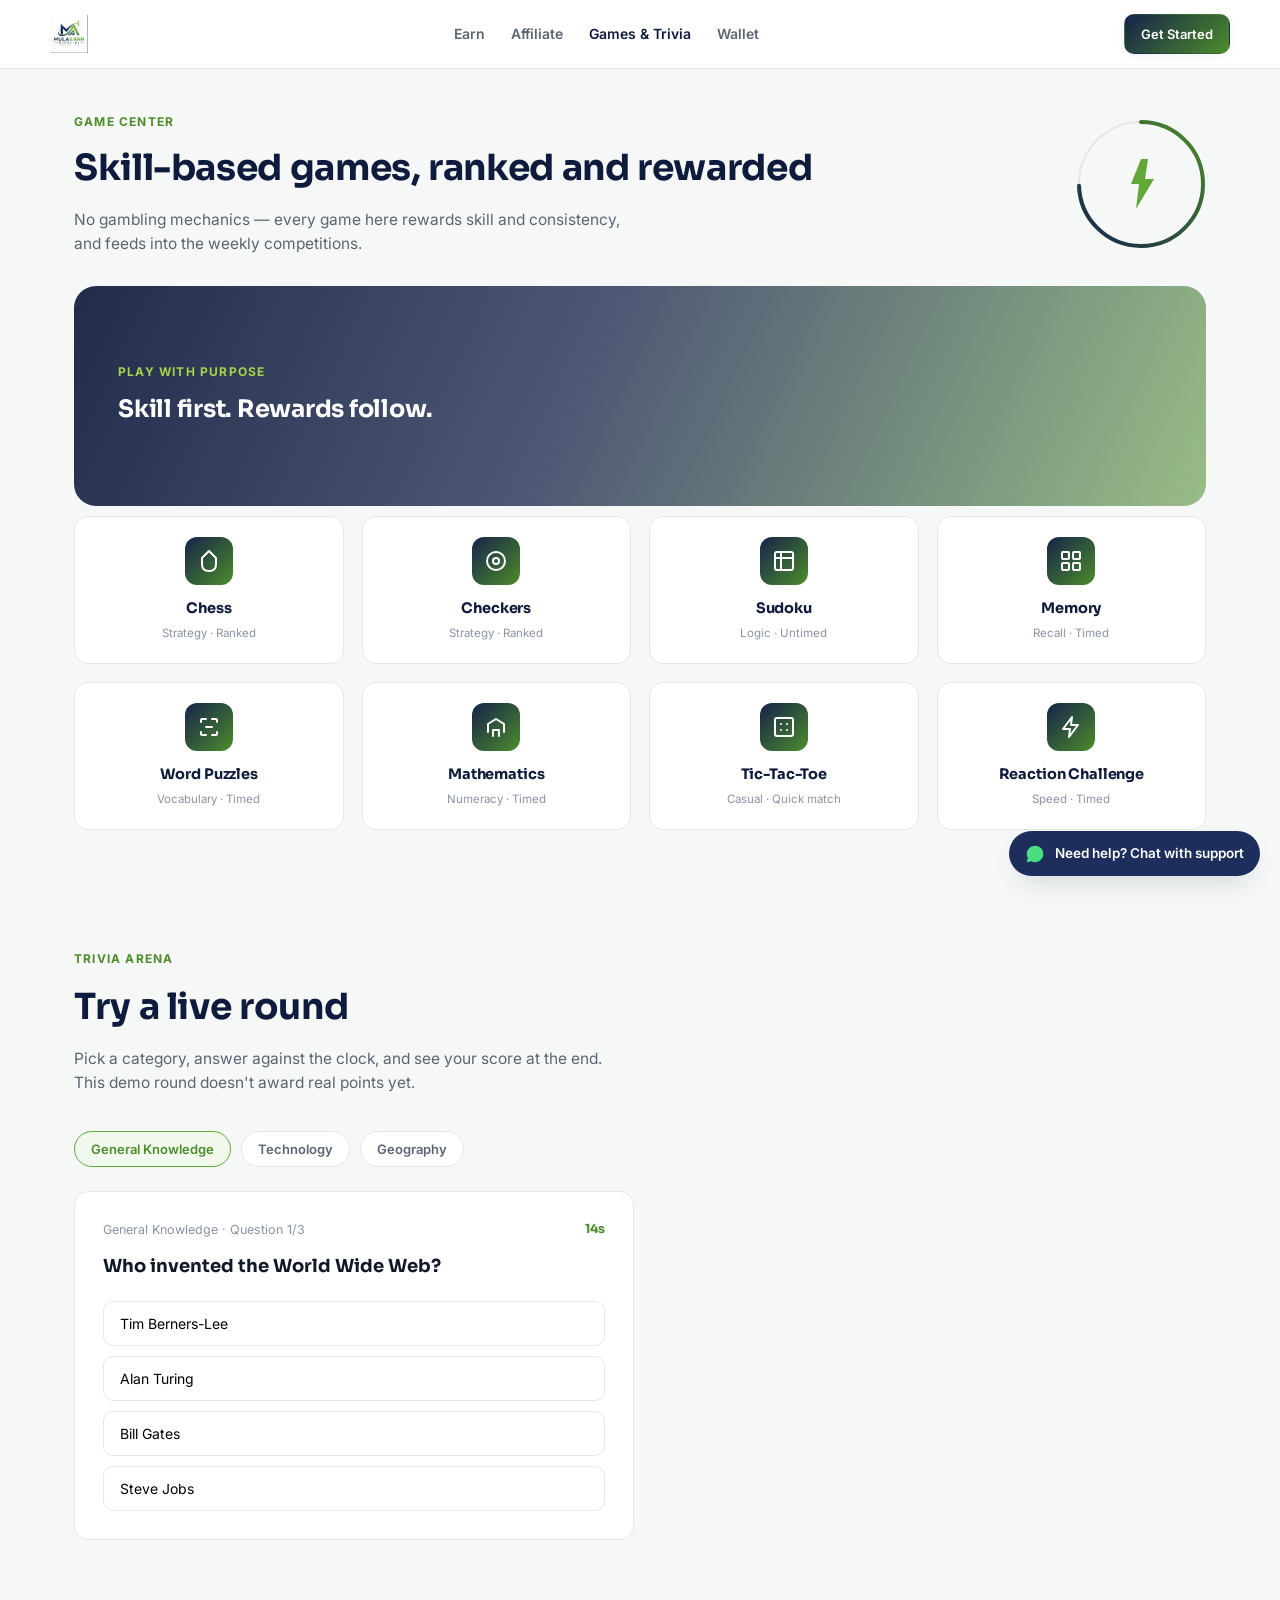
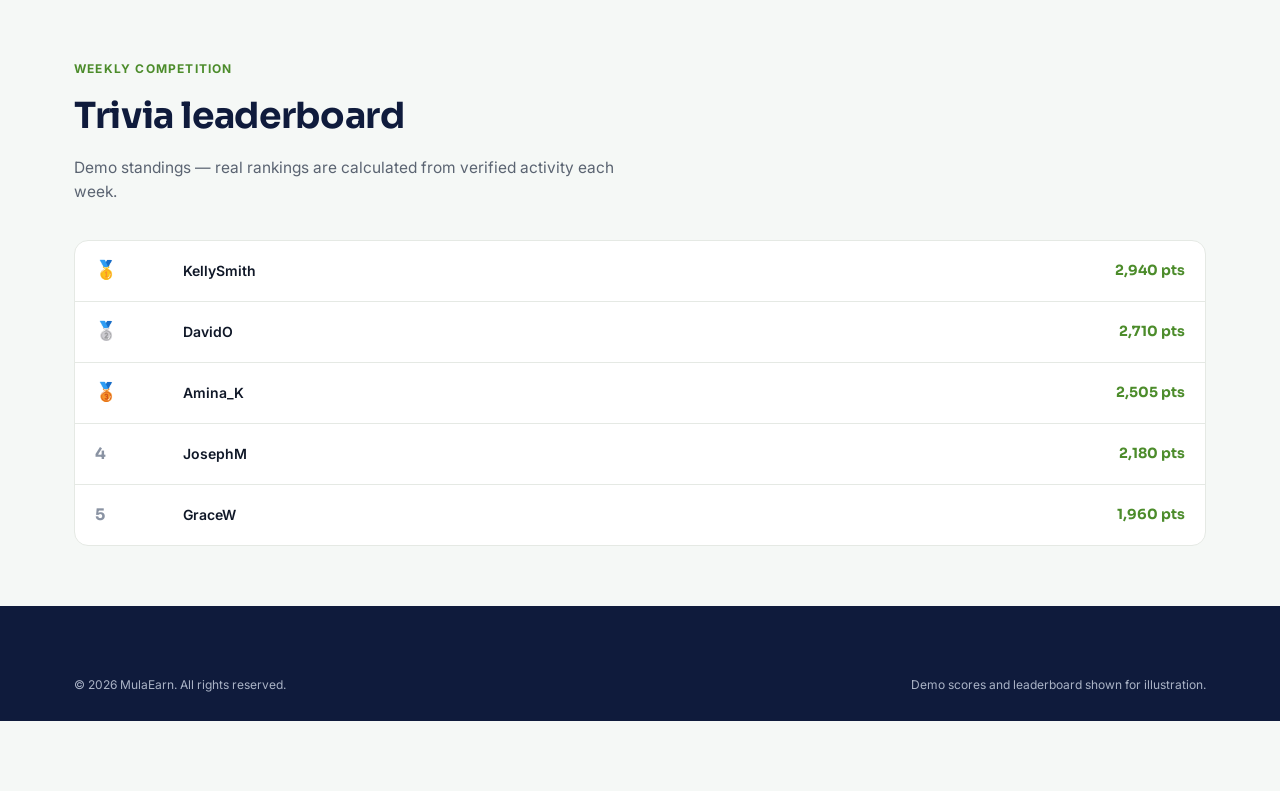
<file: public/games.html>
<!DOCTYPE html>
<html lang="en">
<head>
<meta charset="UTF-8">
<meta name="viewport" content="width=device-width, initial-scale=1.0">
<title>Games &amp; Trivia — MulaEarn</title>
<meta name="description" content="Play skill-based games, take timed trivia quizzes, and climb the MulaEarn leaderboard.">
<link rel="preconnect" href="https://fonts.googleapis.com">
<link rel="preconnect" href="https://fonts.gstatic.com" crossorigin>
<link href="https://fonts.googleapis.com/css2?family=Sora:wght@600;700&family=Inter:wght@400;500;600;700&display=swap" rel="stylesheet">
<link rel="icon" type="image/png" href="[data-uri]">
<link rel="stylesheet" href="assets/styles.css">
</head>
<body>

<header class="site">
  <div class="wrap nav">
    <a href="index.html" class="brand"><img src="[data-uri]" alt="MulaEarn logo"></a>
    <nav class="nav-links">
      <a href="index.html#earn">Earn</a>
      <a href="affiliate.html">Affiliate</a>
      <a href="games.html" style="color:var(--navy-900);">Games &amp; Trivia</a>
      <a href="dashboard.html">Wallet</a>
    </nav>
    <div class="nav-cta">
      <a href="register.html" class="btn btn-primary btn-sm">Get Started</a>
    </div>
  </div>
</header>

<section class="page-head">
  <div class="wrap" style="display:flex; align-items:center; justify-content:space-between; gap:30px; flex-wrap:wrap;">
    <div>
      <div class="section-tag">Game center</div>
      <h2 class="display">Skill-based games, ranked and rewarded</h2>
      <p class="section-sub">No gambling mechanics — every game here rewards skill and consistency, and feeds into the weekly competitions.</p>
    </div>
    <svg width="130" height="130" viewBox="0 0 130 130" style="flex-shrink:0;">
      <circle cx="65" cy="65" r="62" fill="none" stroke="var(--line)" stroke-width="2"/>
      <circle cx="65" cy="65" r="62" fill="none" stroke="url(#gGrad)" stroke-width="4" stroke-dasharray="290 390" stroke-linecap="round" transform="rotate(-90 65 65)"/>
      <defs><linearGradient id="gGrad" x1="0" y1="0" x2="1" y2="1"><stop offset="0%" stop-color="#16234A"/><stop offset="100%" stop-color="#4C8C2B"/></linearGradient></defs>
      <path d="M65 40 55 65h8l-3 25 18-30h-9l3-20Z" fill="var(--green-500)"/>
    </svg>
  </div>
</section>

<div class="wrap" style="padding-top:20px;">
  <div class="photo-band" style="min-height:220px; background-image:url('https://picsum.photos/seed/mulaearn-strategy/1200/400');">
    <div class="photo-band-inner" style="max-width:100%;">
      <div class="section-tag">Play with purpose</div>
      <h2 class="display" style="font-size:24px;">Skill first. Rewards follow.</h2>
    </div>
  </div>
</div>

<section style="padding-top:10px;">
  <div class="wrap">
    <div class="games-grid">

      <div class="game-card">
        <div class="game-icon"><svg viewBox="0 0 24 24" fill="none" stroke-linecap="round" stroke-linejoin="round" stroke-width="2"><path d="M12 2 5 9v6c0 5 3 7 7 7s7-2 7-7V9l-7-7Z"/></svg></div>
        <h4>Chess</h4>
        <div class="game-meta">Strategy · Ranked</div>
      </div>
      <div class="game-card">
        <div class="game-icon"><svg viewBox="0 0 24 24" fill="none" stroke-linecap="round" stroke-linejoin="round" stroke-width="2"><circle cx="12" cy="12" r="9"/><circle cx="12" cy="12" r="3"/></svg></div>
        <h4>Checkers</h4>
        <div class="game-meta">Strategy · Ranked</div>
      </div>
      <div class="game-card">
        <div class="game-icon"><svg viewBox="0 0 24 24" fill="none" stroke-linecap="round" stroke-linejoin="round" stroke-width="2"><rect x="3" y="3" width="18" height="18" rx="2"/><path d="M3 9h18M9 3v18"/></svg></div>
        <h4>Sudoku</h4>
        <div class="game-meta">Logic · Untimed</div>
      </div>
      <div class="game-card">
        <div class="game-icon"><svg viewBox="0 0 24 24" fill="none" stroke-linecap="round" stroke-linejoin="round" stroke-width="2"><rect x="3" y="3" width="7" height="7" rx="1"/><rect x="14" y="3" width="7" height="7" rx="1"/><rect x="3" y="14" width="7" height="7" rx="1"/><rect x="14" y="14" width="7" height="7" rx="1"/></svg></div>
        <h4>Memory</h4>
        <div class="game-meta">Recall · Timed</div>
      </div>
      <div class="game-card">
        <div class="game-icon"><svg viewBox="0 0 24 24" fill="none" stroke-linecap="round" stroke-linejoin="round" stroke-width="2"><path d="M4 7V5a1 1 0 0 1 1-1h4M4 17v2a1 1 0 0 0 1 1h4M20 7V5a1 1 0 0 0-1-1h-4M20 17v2a1 1 0 0 1-1 1h-4"/><path d="M9 12h6"/></svg></div>
        <h4>Word Puzzles</h4>
        <div class="game-meta">Vocabulary · Timed</div>
      </div>
      <div class="game-card">
        <div class="game-icon"><svg viewBox="0 0 24 24" fill="none" stroke-linecap="round" stroke-linejoin="round" stroke-width="2"><path d="M4 17V9l8-5 8 5v8"/><path d="M9 21v-6h6v6"/></svg></div>
        <h4>Mathematics</h4>
        <div class="game-meta">Numeracy · Timed</div>
      </div>
      <div class="game-card">
        <div class="game-icon"><svg viewBox="0 0 24 24" fill="none" stroke-linecap="round" stroke-linejoin="round" stroke-width="2"><rect x="3" y="3" width="18" height="18" rx="2"/><path d="M9 9h.01M15 9h.01M15 15h.01M9 15h.01"/></svg></div>
        <h4>Tic-Tac-Toe</h4>
        <div class="game-meta">Casual · Quick match</div>
      </div>
      <div class="game-card">
        <div class="game-icon"><svg viewBox="0 0 24 24" fill="none" stroke-linecap="round" stroke-linejoin="round" stroke-width="2"><path d="M13 2 4 14h7l-1 8 9-12h-7l1-8Z"/></svg></div>
        <h4>Reaction Challenge</h4>
        <div class="game-meta">Speed · Timed</div>
      </div>

    </div>
  </div>
</section>

<section id="trivia" style="background:var(--bg);">
  <div class="wrap">
    <div class="section-head">
      <div class="section-tag">Trivia arena</div>
      <h2 class="display">Try a live round</h2>
      <p class="section-sub">Pick a category, answer against the clock, and see your score at the end. This demo round doesn't award real points yet.</p>
    </div>

    <div class="trivia-cats" id="triviaCats">
      <button class="active" data-cat="General Knowledge">General Knowledge</button>
      <button data-cat="Technology">Technology</button>
      <button data-cat="Geography">Geography</button>
    </div>

    <div class="quiz-panel" id="quizPanel"></div>
  </div>
</section>

<section>
  <div class="wrap">
    <div class="section-head">
      <div class="section-tag">Weekly competition</div>
      <h2 class="display">Trivia leaderboard</h2>
      <p class="section-sub">Demo standings — real rankings are calculated from verified activity each week.</p>
    </div>
    <div class="leaderboard-list">
      <div class="lb-row top1"><span class="lb-rank">🥇</span><div class="avatar-photo" style="width:32px;height:32px;background-image:url('https://picsum.photos/seed/kellysmith/80/80');"></div><span class="lb-name">KellySmith</span><span class="lb-points">2,940 pts</span></div>
      <div class="lb-row top2"><span class="lb-rank">🥈</span><div class="avatar-photo" style="width:32px;height:32px;background-image:url('https://picsum.photos/seed/davido/80/80');"></div><span class="lb-name">DavidO</span><span class="lb-points">2,710 pts</span></div>
      <div class="lb-row top3"><span class="lb-rank">🥉</span><div class="avatar-photo" style="width:32px;height:32px;background-image:url('https://picsum.photos/seed/aminak/80/80');"></div><span class="lb-name">Amina_K</span><span class="lb-points">2,505 pts</span></div>
      <div class="lb-row"><span class="lb-rank">4</span><div class="avatar-photo" style="width:32px;height:32px;background-image:url('https://picsum.photos/seed/josephm/80/80');"></div><span class="lb-name">JosephM</span><span class="lb-points">2,180 pts</span></div>
      <div class="lb-row"><span class="lb-rank">5</span><div class="avatar-photo" style="width:32px;height:32px;background-image:url('https://picsum.photos/seed/gracew/80/80');"></div><span class="lb-name">GraceW</span><span class="lb-points">1,960 pts</span></div>
    </div>
  </div>
</section>

<footer class="site">
  <div class="wrap foot-bottom" style="border-top:none; margin-top:0;">
    <span>© 2026 MulaEarn. All rights reserved.</span>
    <span>Demo scores and leaderboard shown for illustration.</span>
  </div>
</footer>

<a class="wa-float" href="https://wa.me/254794806248?text=Hello%20Mulaearn%20Support%2C%20I%20need%20help." target="_blank" rel="noopener">
  <svg viewBox="0 0 24 24"><path d="M12.04 2C6.58 2 2.13 6.45 2.13 11.91c0 1.75.46 3.39 1.26 4.81L2 22l5.42-1.36a9.9 9.9 0 0 0 4.62 1.15h.01c5.46 0 9.9-4.45 9.9-9.91 0-2.65-1.03-5.14-2.9-7.01A9.87 9.87 0 0 0 12.04 2Z"/></svg>
  <span>Need help? Chat with support</span>
</a>

<nav class="bottom-nav">
  <div class="wrap">
    <a href="index.html"><svg viewBox="0 0 24 24" fill="none" stroke="currentColor" stroke-width="2"><path d="M3 11l9-8 9 8"/><path d="M5 10v10h14V10"/></svg>Home</a>
    <a href="index.html#earn"><svg viewBox="0 0 24 24" fill="none" stroke="currentColor" stroke-width="2"><circle cx="12" cy="12" r="9"/><path d="M12 7v5l3 3"/></svg>Earn</a>
    <a href="games.html" class="active"><svg viewBox="0 0 24 24" fill="none" stroke="currentColor" stroke-width="2"><path d="M8 21h8M12 17v4M7 4h10v4a5 5 0 0 1-10 0V4Z"/></svg>Compete</a>
    <a href="dashboard.html"><svg viewBox="0 0 24 24" fill="none" stroke="currentColor" stroke-width="2"><rect x="2" y="6" width="20" height="12" rx="2"/><path d="M2 10h20"/></svg>Wallet</a>
    <a href="register.html"><svg viewBox="0 0 24 24" fill="none" stroke="currentColor" stroke-width="2"><circle cx="12" cy="8" r="4"/><path d="M4 21v-1a8 8 0 0 1 16 0v1"/></svg>Profile</a>
  </div>
</nav>

<div class="toast" id="toast"></div>
<script src="assets/api.js"></script>
<script src="assets/app.js"></script>
</body>
</html>
</file>
<file: public/assets/styles.css>
/* ===================== MulaEarn — shared styles ===================== */
:root{
  --navy-900:#0F1B3C;
  --navy-700:#16234A;
  --navy-600:#1E2E5C;
  --navy-500:#33447A;
  --green-600:#4C8C2B;
  --green-500:#63A836;
  --green-400:#7CC142;
  --green-300:#A8D24A;
  --bg:#F5F8F6;
  --surface:#FFFFFF;
  --ink:#101828;
  --ink-soft:#5B6472;
  --ink-faint:#8A93A3;
  --line:#E5E9E4;
  --danger:#C0402C;
  --radius:14px;
  --disp:'Sora', sans-serif;
  --body:'Inter', sans-serif;
  --shadow-sm: 0 2px 8px rgba(15,27,60,0.06);
  --shadow-md: 0 12px 30px -12px rgba(15,27,60,0.22);
  --brand-gradient: linear-gradient(135deg, var(--navy-700) 0%, var(--green-600) 100%);
}
*{box-sizing:border-box; margin:0; padding:0;}
html{scroll-behavior:smooth;}
body{
  background:var(--bg); color:var(--ink); font-family:var(--body);
  line-height:1.55; -webkit-font-smoothing:antialiased; padding-bottom:70px;
}
img,svg{display:block; max-width:100%;}
a{color:inherit; text-decoration:none;}
ul{list-style:none;}
button{font-family:inherit; cursor:pointer;}
:focus-visible{outline:2px solid var(--green-500); outline-offset:2px;}
.wrap{max-width:1180px; margin:0 auto; padding:0 24px;}
h1,h2,h3,h4{font-family:var(--disp); color:var(--navy-900); letter-spacing:-0.01em;}
@media (prefers-reduced-motion: reduce){
  *{animation-duration:.01ms !important; animation-iteration-count:1 !important; transition-duration:.01ms !important; scroll-behavior:auto !important;}
}

/* ---------- buttons ---------- */
.btn{
  display:inline-flex; align-items:center; justify-content:center; gap:8px;
  font-weight:600; font-size:14.5px; padding:13px 22px; border-radius:10px;
  border:1px solid transparent; transition:transform .15s ease, box-shadow .15s ease, background .15s ease;
}
.btn:hover{ transform:translateY(-1px); }
.btn-primary{ background:var(--brand-gradient); color:#fff; box-shadow:var(--shadow-sm); }
.btn-primary:hover{ box-shadow:0 10px 20px -8px rgba(76,140,43,0.45); }
.btn-outline{ background:#fff; color:var(--navy-700); border-color:var(--line); }
.btn-outline:hover{ border-color:var(--navy-500); }
.btn-light{ background:rgba(255,255,255,0.14); color:#fff; border-color:rgba(255,255,255,0.35); }
.btn-light:hover{ background:rgba(255,255,255,0.22); }
.btn-sm{ padding:9px 16px; font-size:13px; }
.btn-block{ width:100%; }

/* ---------- header / nav ---------- */
header.site{
  position:sticky; top:0; z-index:60; background:rgba(255,255,255,0.94); backdrop-filter:blur(8px);
  border-bottom:1px solid var(--line);
}
.nav{ display:flex; align-items:center; justify-content:space-between; padding:14px 0; }
.brand{ display:flex; align-items:center; gap:10px; }
.brand img{ height:38px; width:auto; }
.nav-links{ display:flex; gap:26px; font-size:14px; font-weight:600; color:var(--ink-soft); }
.nav-links a:hover{ color:var(--navy-700); }
.nav-cta{ display:flex; gap:10px; align-items:center; }
.nav-toggle{ display:none; background:none; border:none; font-size:22px; color:var(--navy-700); }
@media (max-width:960px){
  .nav-links{ display:none; }
  .nav-cta .btn-outline{ display:none; }
}

/* ---------- mobile bottom nav ---------- */
.bottom-nav{
  position:fixed; left:0; right:0; bottom:0; z-index:70; display:none;
  background:#fff; border-top:1px solid var(--line); padding:8px 6px 10px;
  box-shadow:0 -6px 20px rgba(15,27,60,0.08);
}
.bottom-nav .wrap{ display:flex; justify-content:space-between; padding:0 6px; }
.bottom-nav a{
  display:flex; flex-direction:column; align-items:center; gap:3px; font-size:11px; font-weight:600;
  color:var(--ink-faint); flex:1;
}
.bottom-nav a.active, .bottom-nav a:hover{ color:var(--green-600); }
.bottom-nav svg{ width:20px; height:20px; }
@media (max-width:720px){
  .bottom-nav{ display:block; }
  body{ padding-bottom:78px; }
}

/* ---------- whatsapp floating button ---------- */
.wa-float{
  position:fixed; right:20px; bottom:96px; z-index:80;
  display:flex; align-items:center; gap:10px; background:#1E2E5C; color:#fff;
  padding:12px 16px; border-radius:999px; box-shadow:var(--shadow-md);
  font-size:13.5px; font-weight:600; transition:transform .15s ease;
}
.wa-float:hover{ transform:translateY(-2px); }
.wa-float svg{ width:20px; height:20px; fill:#4ADE80; }
@media (max-width:720px){ .wa-float{ bottom:88px; right:14px; padding:12px; } .wa-float span{ display:none; } }
@media (min-width:721px){ .wa-float{ bottom:24px; } }

/* ---------- hero ---------- */
.hero{ padding:64px 0 40px; overflow:hidden; position:relative; }
.hero-grid{ display:grid; grid-template-columns:1.05fr 0.95fr; gap:50px; align-items:center; }
.eyebrow{
  font-size:12.5px; font-weight:700; letter-spacing:.08em; text-transform:uppercase; color:var(--green-600);
  display:flex; align-items:center; gap:8px; margin-bottom:16px;
}
.eyebrow::before{ content:''; width:20px; height:2px; background:var(--green-500); border-radius:2px; }
h1.display{ font-size:clamp(34px,4.6vw,54px); font-weight:700; line-height:1.06; }
h1.display span{ background:var(--brand-gradient); -webkit-background-clip:text; background-clip:text; color:transparent; }
.hero-sub{ margin-top:20px; font-size:17px; color:var(--ink-soft); max-width:48ch; }
.hero-actions{ display:flex; gap:12px; margin-top:30px; flex-wrap:wrap; }
.hero-trust{ display:flex; gap:30px; margin-top:36px; flex-wrap:wrap; }
.trust-num{ font-family:var(--disp); font-size:20px; font-weight:700; color:var(--navy-900); }
.trust-label{ font-size:12px; color:var(--ink-faint); text-transform:uppercase; letter-spacing:.05em; }

/* hero dashboard mock */
.dash-mock{
  background:var(--navy-900); border-radius:20px; padding:24px; box-shadow:var(--shadow-md); color:#fff; position:relative;
}
.dash-mock::before{
  content:''; position:absolute; inset:0; border-radius:20px; padding:1px;
  background:linear-gradient(135deg, rgba(124,193,66,.5), transparent 40%);
  -webkit-mask:linear-gradient(#000 0 0) content-box, linear-gradient(#000 0 0);
  -webkit-mask-composite:xor; mask-composite:exclude; pointer-events:none;
}
.dash-top{ display:flex; justify-content:space-between; align-items:center; }
.dash-top .label{ font-size:12px; color:#AAB3C6; }
.dash-balance{ font-family:var(--disp); font-size:32px; font-weight:700; margin-top:6px; }
.dash-chip{ background:rgba(124,193,66,.18); color:#A8D24A; font-size:11.5px; font-weight:700; padding:5px 10px; border-radius:20px; }
.dash-bars{ display:flex; align-items:flex-end; gap:8px; height:80px; margin-top:26px; }
.dash-bars i{ flex:1; background:linear-gradient(180deg, var(--green-400), var(--green-600)); border-radius:5px 5px 2px 2px; }
.dash-stats{ display:grid; grid-template-columns:1fr 1fr 1fr; gap:10px; margin-top:22px; }
.dash-stat{ background:rgba(255,255,255,0.06); border-radius:10px; padding:12px; }
.dash-stat b{ display:block; font-family:var(--disp); font-size:16px; }
.dash-stat span{ font-size:10.5px; color:#AAB3C6; text-transform:uppercase; letter-spacing:.05em; }
@media (max-width:900px){ .hero-grid{ grid-template-columns:1fr; } }

/* ---------- sections ---------- */
section{ padding:60px 0; }
.section-head{ max-width:640px; margin-bottom:36px; }
.section-tag{ font-size:12px; font-weight:700; color:var(--green-600); text-transform:uppercase; letter-spacing:.1em; margin-bottom:10px; }
h2.display{ font-size:clamp(26px,3.2vw,36px); font-weight:700; }
.section-sub{ margin-top:12px; color:var(--ink-soft); font-size:15.5px; max-width:56ch; }

/* ---------- earn cards ---------- */
.earn-grid{ display:grid; grid-template-columns:repeat(4,1fr); gap:18px; }
.earn-card{
  background:var(--surface); border:1px solid var(--line); border-radius:var(--radius); padding:22px;
  transition:transform .15s ease, box-shadow .15s ease, border-color .15s ease;
}
.earn-card:hover{ transform:translateY(-3px); box-shadow:var(--shadow-sm); border-color:var(--green-400); }
.earn-icon{
  width:42px; height:42px; border-radius:10px; background:var(--brand-gradient);
  display:flex; align-items:center; justify-content:center; margin-bottom:14px;
}
.earn-icon svg{ width:22px; height:22px; stroke:#fff; }
.earn-card h3{ font-size:16px; }
.earn-card p{ font-size:13.5px; color:var(--ink-soft); margin-top:6px; }
.earn-card .learn{ font-size:13px; font-weight:700; color:var(--green-600); margin-top:14px; display:inline-block; }
@media (max-width:960px){ .earn-grid{ grid-template-columns:repeat(2,1fr); } }
@media (max-width:560px){ .earn-grid{ grid-template-columns:1fr; } }

/* ---------- steps ---------- */
.steps{ display:grid; grid-template-columns:repeat(3,1fr); gap:24px; position:relative; }
.step{ background:var(--surface); border:1px solid var(--line); border-radius:var(--radius); padding:28px; }
.step .num{ font-family:var(--disp); font-weight:700; font-size:14px; color:#fff; background:var(--brand-gradient); width:32px; height:32px; border-radius:9px; display:flex; align-items:center; justify-content:center; }
.step h3{ font-size:17px; margin-top:16px; }
.step p{ font-size:13.5px; color:var(--ink-soft); margin-top:8px; }
@media (max-width:860px){ .steps{ grid-template-columns:1fr; } }

/* ---------- affiliate spotlight ---------- */
.affiliate-band{ background:var(--navy-900); color:#fff; }
.affiliate-band .section-sub{ color:#AAB3C6; }
.aff-grid{ display:grid; grid-template-columns:1fr 1fr; gap:50px; align-items:center; }
.aff-stats{ display:grid; grid-template-columns:1fr 1fr; gap:14px; margin-top:26px; }
.aff-stat{ background:rgba(255,255,255,0.06); border:1px solid rgba(255,255,255,0.1); border-radius:12px; padding:16px; }
.aff-stat b{ font-family:var(--disp); font-size:20px; display:block; color:var(--green-300); }
.aff-stat span{ font-size:12px; color:#AAB3C6; }
@media (max-width:900px){ .aff-grid{ grid-template-columns:1fr; } }

/* ---------- global map ---------- */
.globe-wrap{ text-align:center; }
.country-chips{ display:flex; flex-wrap:wrap; gap:10px; justify-content:center; margin-top:30px; }
.chip{ background:var(--surface); border:1px solid var(--line); border-radius:20px; padding:8px 16px; font-size:13px; font-weight:600; color:var(--ink-soft); }

/* ---------- transparency ---------- */
.transparency{ background:var(--bg); }
.transparency-grid{ display:grid; grid-template-columns:repeat(3,1fr); gap:20px; }
.tcard{ background:var(--surface); border:1px solid var(--line); border-radius:var(--radius); padding:22px; }
.tcard h4{ font-size:15px; }
.tcard p{ font-size:13.5px; color:var(--ink-soft); margin-top:8px; }
@media (max-width:860px){ .transparency-grid{ grid-template-columns:1fr; } }

/* ---------- final cta ---------- */
.cta-band{ background:var(--brand-gradient); color:#fff; text-align:center; padding:70px 0; }
.cta-band h2{ color:#fff; }
.cta-band .section-sub{ color:rgba(255,255,255,0.85); margin-left:auto; margin-right:auto; }
.cta-actions{ display:flex; justify-content:center; gap:12px; margin-top:26px; flex-wrap:wrap; }
.btn-white{ background:#fff; color:var(--navy-700); font-weight:700; }

/* ---------- footer ---------- */
footer.site{ background:var(--navy-900); color:#AAB3C6; padding:50px 0 26px; }
.foot-grid{ display:grid; grid-template-columns:1.4fr 1fr 1fr 1fr; gap:34px; }
.foot-brand{ display:flex; align-items:center; gap:8px; }
.foot-brand img{ height:30px; filter:brightness(0) invert(1); }
.foot-tag{ font-size:13px; margin-top:10px; color:#7C87A0; }
.foot-col h4{ font-size:12px; text-transform:uppercase; letter-spacing:.08em; color:#7C87A0; margin-bottom:12px; }
.foot-col a{ display:block; font-size:13.5px; margin-bottom:9px; color:#C5CBDA; }
.foot-col a:hover{ color:var(--green-400); }
.foot-bottom{ margin-top:38px; padding-top:20px; border-top:1px solid rgba(255,255,255,0.08); font-size:12px; display:flex; justify-content:space-between; flex-wrap:wrap; gap:10px; }
.foot-badges{ display:flex; gap:16px; }
@media (max-width:760px){ .foot-grid{ grid-template-columns:1fr 1fr; } }

/* ---------- generic page header (register / affiliate) ---------- */
.page-head{ padding:44px 0 10px; }
.page-head .section-tag{ margin-bottom:8px; }

/* ---------- registration ---------- */
.register-wrap{
  max-width:460px; margin:0 auto; padding:20px 0 70px;
  --teal-400:#2dd4bf; --teal-500:#14b8a6; --teal-600:#0d9488;
  --teal-gradient: linear-gradient(135deg, var(--teal-400), var(--teal-600));
}
.register-head{ text-align:center; margin-bottom:26px; }
.register-head h1{ font-family:var(--disp); font-size:26px; font-weight:700; color:var(--ink); }
.register-head p{ font-size:15px; color:var(--ink-faint); margin-top:8px; line-height:1.5; }
.ref-card{
  background:#F5F6F7; border:none; border-radius:12px; padding:16px 18px;
  text-align:center; margin-bottom:22px;
}
.ref-card .rtext{ font-size:15px; color:var(--green-600); font-weight:600; }
.ref-card .rtext b{ font-family:var(--disp); font-weight:700; }
.reg-card{ background:var(--surface); border:none; padding:0; box-shadow:none; }
.field{ margin-bottom:18px; }
.field label{ font-size:14.5px; font-weight:700; display:block; margin-bottom:8px; color:var(--ink); }
.field label .req{ color:#E0554A; }
.field input, .field select{
  width:100%; padding:14px 16px; border-radius:12px; border:1px solid var(--line); font-size:15px;
  font-family:var(--body); background:#fff; transition:border-color .15s ease, box-shadow .15s ease;
}
.field input::placeholder{ color:#B3B9C4; }
.field input:focus, .field select:focus{
  border-color:var(--teal-400); outline:none; box-shadow:0 0 0 3px rgba(45,212,191,0.22);
}
.phone-row{ display:flex; gap:0; border-radius:12px; overflow:hidden; border:1px solid var(--line); }
.phone-row select{
  max-width:130px; border:none; border-right:1px solid var(--line); border-radius:0;
  background:#F5F6F7; font-weight:600;
}
.phone-row input{ border:none; border-radius:0; flex:1; }
.phone-row:focus-within{ border-color:var(--teal-400); box-shadow:0 0 0 3px rgba(45,212,191,0.22); }
.phone-row select:focus, .phone-row input:focus{ box-shadow:none; }
.check-row{ display:flex; align-items:flex-start; gap:10px; font-size:14px; color:var(--ink-soft); margin:20px 0 22px; line-height:1.5; }
.check-row input{
  margin-top:3px; width:20px; height:20px; accent-color:var(--teal-500); flex-shrink:0; cursor:pointer;
}
.check-row a{ color:var(--teal-600); font-weight:600; text-decoration:underline; }
.form-note{ font-size:12px; color:var(--ink-faint); margin-top:16px; text-align:center; }
.flash{ padding:13px 16px; border-radius:10px; font-size:13.5px; font-weight:600; }
.flash.error{ background:#FBEAE7; color:#C0402C; }
.flash.success{ background:#E7F4E0; color:var(--green-600); }
[data-auth]{ display:none; }
.refresh-indicator{ display:flex; align-items:center; gap:6px; font-size:12px; color:var(--ink-faint); }
.refresh-dot{ width:7px; height:7px; border-radius:50%; background:var(--green-500); animation:refreshPulse 2s ease-in-out infinite; }
@keyframes refreshPulse{ 0%,100%{ opacity:.4; } 50%{ opacity:1; } }
.field-error{ color:#C0402C; font-size:12.5px; margin-top:6px; }
.login-hint{ text-align:center; font-size:14.5px; color:var(--ink-soft); margin-top:22px; }
.login-hint a{ color:var(--teal-600); font-weight:700; }
.register-wrap .btn-primary{
  background:var(--teal-gradient); color:#0B2B22; font-weight:700; font-size:16px;
  padding:16px 22px; border-radius:12px; box-shadow:0 14px 28px -12px rgba(20,184,166,0.55);
}
.register-wrap .btn-primary:hover{ box-shadow:0 16px 32px -10px rgba(20,184,166,0.65); }
.toast{
  position:fixed; left:50%; bottom:100px; transform:translate(-50%,20px); background:var(--navy-900); color:#fff;
  padding:13px 20px; border-radius:10px; font-size:13.5px; opacity:0; pointer-events:none;
  transition:all .25s ease; box-shadow:var(--shadow-md); z-index:100; max-width:90vw; text-align:center;
}
.toast.show{ opacity:1; transform:translate(-50%,0); }

/* ---------- dashboard / wallet page ---------- */
.greet-band{ background:var(--navy-900); color:#fff; padding:44px 0 70px; }
.greet-top{ display:flex; justify-content:space-between; align-items:flex-start; flex-wrap:wrap; gap:20px; }
.greet-top h2{ color:#fff; font-size:24px; }
.greet-top p{ color:#AAB3C6; font-size:13.5px; margin-top:4px; }
.level-pill{ background:rgba(255,255,255,0.08); border:1px solid rgba(255,255,255,0.15); border-radius:20px; padding:8px 16px; font-size:12.5px; font-weight:600; display:flex; align-items:center; gap:8px; }
.level-pill .dot{ width:8px; height:8px; border-radius:50%; background:var(--green-400); }

.balance-card{
  background:linear-gradient(135deg, rgba(255,255,255,0.08), rgba(255,255,255,0.02));
  border:1px solid rgba(255,255,255,0.12); border-radius:18px; padding:26px 28px; margin-top:26px;
  display:flex; justify-content:space-between; align-items:center; flex-wrap:wrap; gap:20px;
}
.balance-card .label{ font-size:12.5px; color:#AAB3C6; text-transform:uppercase; letter-spacing:.05em; }
.balance-card .amt{ font-family:var(--disp); font-size:36px; font-weight:700; margin-top:6px; }
.balance-actions{ display:flex; gap:10px; flex-wrap:wrap; }

.stat-grid-6{ display:grid; grid-template-columns:repeat(6,1fr); gap:14px; margin-top:-40px; position:relative; z-index:5; }
.stat-card{ background:var(--surface); border:1px solid var(--line); border-radius:12px; padding:16px; box-shadow:var(--shadow-sm); }
.stat-card b{ font-family:var(--disp); font-size:18px; display:block; color:var(--navy-900); }
.stat-card span{ font-size:11px; color:var(--ink-faint); text-transform:uppercase; letter-spacing:.03em; }
@media (max-width:960px){ .stat-grid-6{ grid-template-columns:repeat(3,1fr); } }
@media (max-width:560px){ .stat-grid-6{ grid-template-columns:repeat(2,1fr); } }

.level-card{ background:var(--surface); border:1px solid var(--line); border-radius:var(--radius); padding:22px; }
.level-card-top{ display:flex; justify-content:space-between; align-items:center; }
.progress-track{ background:var(--bg); border-radius:20px; height:10px; margin-top:14px; overflow:hidden; }
.progress-fill{ height:100%; background:var(--brand-gradient); border-radius:20px; }
.progress-note{ font-size:12px; color:var(--ink-faint); margin-top:8px; }

.badge-row{ display:flex; gap:14px; flex-wrap:wrap; margin-top:18px; }
.badge-item{ text-align:center; width:84px; }
.badge-icon{ width:56px; height:56px; border-radius:14px; background:var(--bg); border:1px solid var(--line); display:flex; align-items:center; justify-content:center; margin:0 auto 8px; }
.badge-icon svg{ width:24px; height:24px; stroke:var(--ink-faint); }
.badge-item.earned .badge-icon{ background:var(--brand-gradient); border-color:transparent; }
.badge-item.earned .badge-icon svg{ stroke:#fff; }
.badge-item span{ font-size:11px; color:var(--ink-soft); font-weight:600; }

.tx-table{ width:100%; border-collapse:collapse; margin-top:10px; }
.tx-table th{ text-align:left; font-size:11.5px; text-transform:uppercase; letter-spacing:.05em; color:var(--ink-faint); padding:10px 12px; border-bottom:1px solid var(--line); }
.tx-table td{ padding:13px 12px; font-size:13.5px; border-bottom:1px solid var(--line); color:var(--ink); }
.tx-table tr:last-child td{ border-bottom:none; }
.tx-type{ display:inline-flex; align-items:center; gap:8px; }
.tx-dot{ width:8px; height:8px; border-radius:50%; }
.tx-dot.in{ background:var(--green-500); }
.tx-dot.out{ background:var(--danger); }
.tx-amt.in{ color:var(--green-600); font-weight:700; }
.tx-amt.out{ color:var(--danger); font-weight:700; }
.tx-status{ font-size:11px; font-weight:700; padding:4px 9px; border-radius:20px; }
.tx-status.completed{ background:#E7F4E0; color:var(--green-600); }
.tx-status.pending{ background:#FBEFE1; color:#B5711D; }
.tx-status.failed, .tx-status.cancelled{ background:#FBEAE7; color:#C0402C; }
.table-card{ background:var(--surface); border:1px solid var(--line); border-radius:var(--radius); padding:22px; overflow-x:auto; }

/* ---------- games / trivia hub ---------- */
.games-grid{ display:grid; grid-template-columns:repeat(4,1fr); gap:18px; }
.game-card{ background:var(--surface); border:1px solid var(--line); border-radius:var(--radius); padding:20px; text-align:center; transition:transform .15s ease, box-shadow .15s ease; }
.game-card:hover{ transform:translateY(-3px); box-shadow:var(--shadow-sm); }
.game-icon{ width:48px; height:48px; border-radius:12px; background:var(--brand-gradient); display:flex; align-items:center; justify-content:center; margin:0 auto 12px; }
.game-icon svg{ width:24px; height:24px; stroke:#fff; }
.game-card h4{ font-size:14.5px; }
.game-meta{ font-size:11.5px; color:var(--ink-faint); margin-top:6px; }
@media (max-width:900px){ .games-grid{ grid-template-columns:repeat(2,1fr); } }

.trivia-cats{ display:flex; gap:10px; flex-wrap:wrap; margin-bottom:24px; }
.trivia-cats button{ border:1px solid var(--line); background:#fff; padding:9px 16px; border-radius:20px; font-size:13px; font-weight:600; color:var(--ink-soft); }
.trivia-cats button.active{ border-color:var(--green-500); color:var(--green-600); background:#F1F8ED; }

.quiz-panel{ background:var(--surface); border:1px solid var(--line); border-radius:var(--radius); padding:28px; max-width:560px; }
.quiz-top{ display:flex; justify-content:space-between; align-items:center; font-size:12.5px; color:var(--ink-faint); }
.quiz-timer{ font-family:var(--disp); font-weight:700; color:var(--green-600); }
.quiz-question{ font-family:var(--disp); font-size:18px; margin-top:14px; font-weight:700; }
.quiz-options{ display:grid; gap:10px; margin-top:20px; }
.quiz-option{ text-align:left; border:1px solid var(--line); border-radius:10px; padding:13px 16px; font-size:14px; background:#fff; }
.quiz-option:hover{ border-color:var(--green-400); }
.quiz-option.correct{ border-color:var(--green-500); background:#E7F4E0; color:var(--green-600); font-weight:700; }
.quiz-option.wrong{ border-color:var(--danger); background:#FBEAE7; color:var(--danger); font-weight:700; }
.quiz-result{ text-align:center; padding:20px 0; }
.quiz-result .score{ font-family:var(--disp); font-size:32px; font-weight:700; color:var(--navy-900); margin-top:8px; }

.leaderboard-list{ background:var(--surface); border:1px solid var(--line); border-radius:var(--radius); overflow:hidden; }
.lb-row{ display:flex; align-items:center; gap:14px; padding:14px 20px; border-bottom:1px solid var(--line); }
.lb-row:last-child{ border-bottom:none; }
.lb-rank{ font-family:var(--disp); font-weight:700; width:28px; color:var(--ink-faint); }
.lb-row.top1 .lb-rank, .lb-row.top2 .lb-rank, .lb-row.top3 .lb-rank{ font-size:18px; }
.lb-name{ flex:1; font-weight:600; font-size:14px; }
.lb-points{ font-family:var(--disp); font-weight:700; color:var(--green-600); font-size:14px; }

/* ---------- hero decorative badges ---------- */
.hero-visual{ position:relative; }
.float-badge{
  position:absolute; background:#fff; border:1px solid var(--line); border-radius:12px;
  padding:10px 14px; box-shadow:var(--shadow-md); display:flex; align-items:center; gap:9px;
  font-size:12.5px; font-weight:700; color:var(--navy-900); z-index:2;
}
.float-badge svg{ width:18px; height:18px; }
.float-badge.b1{ top:-18px; left:-22px; }
.float-badge.b2{ bottom:14px; right:-24px; }
.hero-blob{
  position:absolute; width:420px; height:420px; border-radius:50%;
  background:radial-gradient(circle, rgba(124,193,66,0.16), transparent 70%);
  top:-60px; right:-80px; z-index:0; pointer-events:none;
}
@media (max-width:900px){ .float-badge{ display:none; } .hero-blob{ display:none; } }

/* ---------- world map illustration ---------- */
.world-map{ max-width:640px; margin:34px auto 0; opacity:0.92; }
.world-map .land{ fill:var(--paper-dark, #ECE7D8); }
.world-map .dot{ fill:var(--green-500); }
.world-map .dot.pulse{ animation:mapPulse 2.4s ease-in-out infinite; }
.world-map .link{ stroke:var(--green-400); stroke-width:1; stroke-dasharray:3 4; opacity:.6; }
@keyframes mapPulse{ 0%,100%{ opacity:.5; } 50%{ opacity:1; } }

/* ---------- icon accents ---------- */
.tcard{ position:relative; }
.tcard-icon{ width:38px; height:38px; border-radius:10px; background:var(--brand-gradient); display:flex; align-items:center; justify-content:center; margin-bottom:14px; }
.tcard-icon svg{ width:19px; height:19px; stroke:#fff; }

.stat-card{ display:flex; gap:12px; align-items:flex-start; }
.stat-icon{ width:34px; height:34px; border-radius:9px; background:var(--money-tint, #E4EFE3); display:flex; align-items:center; justify-content:center; flex-shrink:0; }
.stat-icon svg{ width:17px; height:17px; stroke:var(--green-600); }
.stat-card .stat-text{ display:flex; flex-direction:column; }

.d-card{ position:relative; padding-left:16px; }
.d-card .d-icon{ width:28px; height:28px; border-radius:8px; background:rgba(124,193,66,0.15); display:flex; align-items:center; justify-content:center; margin-bottom:10px; }
.d-card .d-icon svg{ width:14px; height:14px; stroke:var(--green-400); }

.tx-icon{ width:30px; height:30px; border-radius:8px; display:flex; align-items:center; justify-content:center; flex-shrink:0; }
.tx-icon svg{ width:15px; height:15px; }
.tx-icon.in{ background:var(--money-tint, #E4EFE3); }
.tx-icon.in svg{ stroke:var(--green-600); }
.tx-icon.out{ background:#FBEAE7; }
.tx-icon.out svg{ stroke:var(--danger); }

.campaign-cat-icon{ width:30px; height:30px; border-radius:8px; background:var(--bg); display:flex; align-items:center; justify-content:center; margin-bottom:8px; }
.campaign-cat-icon svg{ width:16px; height:16px; stroke:var(--navy-700); }

/* ---------- photo bands (real imagery, brand duotone overlay) ---------- */
.photo-band{
  position:relative; min-height:280px; border-radius:22px; overflow:hidden;
  display:flex; align-items:center; background-size:cover; background-position:center;
  isolation:isolate;
}
.photo-band::before{
  content:''; position:absolute; inset:0; z-index:0;
  background:linear-gradient(115deg, rgba(15,27,60,0.92) 0%, rgba(22,35,74,0.75) 45%, rgba(76,140,43,0.55) 100%);
}
.photo-band-inner{ position:relative; z-index:1; padding:36px 44px; color:#fff; max-width:560px; }
.photo-band .section-tag{ color:var(--green-300); }
.photo-band h2{ color:#fff; }
.photo-band p{ color:#DCE3D6; margin-top:12px; font-size:15px; max-width:48ch; }
.photo-band .btn{ margin-top:22px; }
@media (max-width:700px){ .photo-band{ min-height:280px; } .photo-band-inner{ padding:30px 26px; } }

.photo-strip{ display:grid; grid-template-columns:repeat(3,1fr); gap:16px; margin-top:44px; }
.photo-strip figure{ position:relative; border-radius:14px; overflow:hidden; height:180px; background-size:cover; background-position:center; }
.photo-strip figure::after{ content:''; position:absolute; inset:0; background:linear-gradient(180deg, transparent 40%, rgba(15,27,60,0.85) 100%); }
.photo-strip figcaption{ position:absolute; left:14px; bottom:12px; z-index:1; color:#fff; font-size:13px; font-weight:700; }
@media (max-width:800px){ .photo-strip{ grid-template-columns:1fr 1fr; } }
@media (max-width:520px){ .photo-strip{ grid-template-columns:1fr; } }

.avatar-photo{ width:44px; height:44px; border-radius:50%; background-size:cover; background-position:center; border:2px solid rgba(255,255,255,0.5); }

/* ---------- photographic hero ---------- */
.hero{ padding:0; position:relative; overflow:hidden; }
.hero-photo{
  position:absolute; inset:0; background-size:cover; background-position:center;
  z-index:0;
}
.hero-photo::after{
  content:''; position:absolute; inset:0;
  background:linear-gradient(100deg, rgba(15,27,60,0.97) 0%, rgba(15,27,60,0.93) 38%, rgba(15,27,60,0.55) 62%, rgba(15,27,60,0.15) 100%);
}
.hero-inner{ position:relative; z-index:1; padding:72px 0 56px; }
.hero .eyebrow{ color:var(--green-300); }
.hero .eyebrow::before{ background:var(--green-300); }
.hero h1.display{ color:#fff; }
.hero h1.display span{ background:linear-gradient(135deg, var(--green-300), var(--green-500)); -webkit-background-clip:text; background-clip:text; color:transparent; }
.hero .hero-sub{ color:#C7CEDD; }
.hero .trust-num{ color:#fff; }
.hero .trust-label{ color:#9AA5BF; }
@media (max-width:900px){
  .hero-photo::after{ background:linear-gradient(180deg, rgba(15,27,60,0.96) 0%, rgba(15,27,60,0.9) 55%, rgba(15,27,60,0.85) 100%); }
}

/* ---------- earn card imagery ---------- */
.earn-card{ padding:0; overflow:hidden; }
.earn-card-photo{ height:118px; background-size:cover; background-position:center; position:relative; }
.earn-card-photo::after{ content:''; position:absolute; inset:0; background:linear-gradient(160deg, rgba(22,35,74,0.55), rgba(76,140,43,0.35)); }
.earn-icon{ position:relative; z-index:1; margin:-22px 0 0 18px; box-shadow:0 6px 14px -4px rgba(15,27,60,0.4); }
.earn-card-body{ padding:18px 20px 22px; }

/* ---------- campaign card imagery ---------- */
.campaign-card{ padding:0; overflow:hidden; }
.campaign-photo{ height:110px; background-size:cover; background-position:center; position:relative; }
.campaign-photo::after{ content:''; position:absolute; inset:0; background:linear-gradient(180deg, rgba(22,35,74,0.05), rgba(22,35,74,0.55)); }
.campaign-body{ padding:20px 22px 22px; display:flex; flex-direction:column; flex-grow:1; }
.campaign-cat-icon{ position:relative; z-index:1; margin:-38px 0 10px 18px; background:#fff; box-shadow:0 6px 14px -4px rgba(15,27,60,0.35); }

/* ---------- trust strip ---------- */
.trust-strip{ background:var(--surface); border-top:1px solid var(--line); border-bottom:1px solid var(--line); padding:26px 0; }
.trust-strip .wrap{ display:flex; justify-content:space-between; flex-wrap:wrap; gap:20px; }
.trust-item2{ display:flex; align-items:center; gap:10px; font-size:13px; font-weight:600; color:var(--ink-soft); }
.trust-item2 svg{ width:18px; height:18px; stroke:var(--green-600); flex-shrink:0; }

/* ---------- affiliate page ---------- */
.aff-hero{ background:var(--navy-900); color:#fff; padding:56px 0 44px; }
.aff-hero .section-sub{ color:#AAB3C6; }
.dashboard-cards{ display:grid; grid-template-columns:repeat(4,1fr); gap:14px; margin-top:30px; }
.d-card{ background:rgba(255,255,255,0.06); border:1px solid rgba(255,255,255,0.1); border-radius:12px; padding:16px; }
.d-card b{ font-family:var(--disp); font-size:20px; display:block; color:#fff; }
.d-card span{ font-size:11.5px; color:#AAB3C6; text-transform:uppercase; letter-spacing:.04em; }
.d-card.pos b{ color:var(--green-300); }
@media (max-width:900px){ .dashboard-cards{ grid-template-columns:1fr 1fr; } }

.chart-panel{ background:var(--surface); border:1px solid var(--line); border-radius:var(--radius); padding:24px; margin-top:-40px; box-shadow:var(--shadow-md); position:relative; z-index:5; }
.chart-head{ display:flex; justify-content:space-between; align-items:center; flex-wrap:wrap; gap:12px; margin-bottom:16px; }
.range-toggle{ display:flex; gap:6px; background:var(--bg); border-radius:10px; padding:4px; }
.range-toggle button{ border:none; background:none; padding:7px 13px; border-radius:8px; font-size:12.5px; font-weight:600; color:var(--ink-soft); }
.range-toggle button.active{ background:#fff; color:var(--navy-900); box-shadow:var(--shadow-sm); }
.chart-canvas-wrap{ height:240px; }

.filter-row{ display:flex; gap:10px; flex-wrap:wrap; margin-bottom:26px; }
.filter-row button{ border:1px solid var(--line); background:#fff; padding:9px 16px; border-radius:20px; font-size:13px; font-weight:600; color:var(--ink-soft); }
.filter-row button.active, .filter-row button:hover{ border-color:var(--green-500); color:var(--green-600); }

.campaign-grid{ display:grid; grid-template-columns:repeat(3,1fr); gap:20px; }
.campaign-card{ background:var(--surface); border:1px solid var(--line); border-radius:var(--radius); padding:22px; display:flex; flex-direction:column; }
.campaign-top{ display:flex; justify-content:space-between; align-items:flex-start; }
.campaign-brand{ font-size:11.5px; font-weight:700; color:var(--ink-faint); text-transform:uppercase; letter-spacing:.05em; }
.status-badge{ font-size:10.5px; font-weight:700; padding:4px 9px; border-radius:20px; }
.status-badge.active{ background:#E7F4E0; color:var(--green-600); }
.status-badge.ending{ background:#FBEFE1; color:#B5711D; }
.campaign-card h3{ font-size:17px; margin-top:8px; }
.campaign-cat{ font-size:12px; color:var(--ink-faint); margin-top:2px; }
.campaign-card p.desc{ font-size:13.5px; color:var(--ink-soft); margin-top:10px; flex-grow:1; }
.campaign-meta{ display:flex; justify-content:space-between; margin-top:16px; padding-top:14px; border-top:1px dashed var(--line); font-size:12.5px; color:var(--ink-soft); }
.campaign-meta b{ color:var(--navy-900); font-family:var(--disp); }
.campaign-commission{ font-family:var(--disp); font-weight:700; color:var(--green-600); font-size:16px; margin-top:14px; }
.campaign-reqs{ font-size:11.5px; color:var(--ink-faint); margin-top:6px; }
@media (max-width:960px){ .campaign-grid{ grid-template-columns:1fr 1fr; } }
@media (max-width:620px){ .campaign-grid{ grid-template-columns:1fr; } }

/* promote modal */
.modal-overlay{
  position:fixed; inset:0; background:rgba(15,27,60,0.55); display:none; align-items:center; justify-content:center;
  z-index:200; padding:20px;
}
.modal-overlay.open{ display:flex; }
.modal{ background:#fff; border-radius:18px; padding:28px; max-width:420px; width:100%; position:relative; }
.modal-close{ position:absolute; top:16px; right:16px; background:none; border:none; font-size:20px; color:var(--ink-faint); }
.modal h3{ font-size:18px; }
.modal p.mp{ font-size:13.5px; color:var(--ink-soft); margin-top:6px; }
.link-box{ display:flex; gap:8px; margin-top:18px; }
.link-box input{ flex:1; border:1px solid var(--line); border-radius:8px; padding:11px 12px; font-size:12.5px; font-family:var(--disp); background:var(--bg); }
.share-row{ display:flex; gap:10px; margin-top:16px; flex-wrap:wrap; }
.share-btn{
  flex:1; display:flex; flex-direction:column; align-items:center; gap:6px; padding:12px 8px;
  border:1px solid var(--line); border-radius:10px; font-size:11px; font-weight:600; color:var(--ink-soft); min-width:70px;
}
.share-btn:hover{ border-color:var(--green-500); color:var(--green-600); }
.share-btn svg{ width:18px; height:18px; }
#qrcode{ display:flex; justify-content:center; margin-top:18px; }
.demo-note{ font-size:11.5px; color:var(--ink-faint); margin-top:16px; text-align:center; }
</file>
